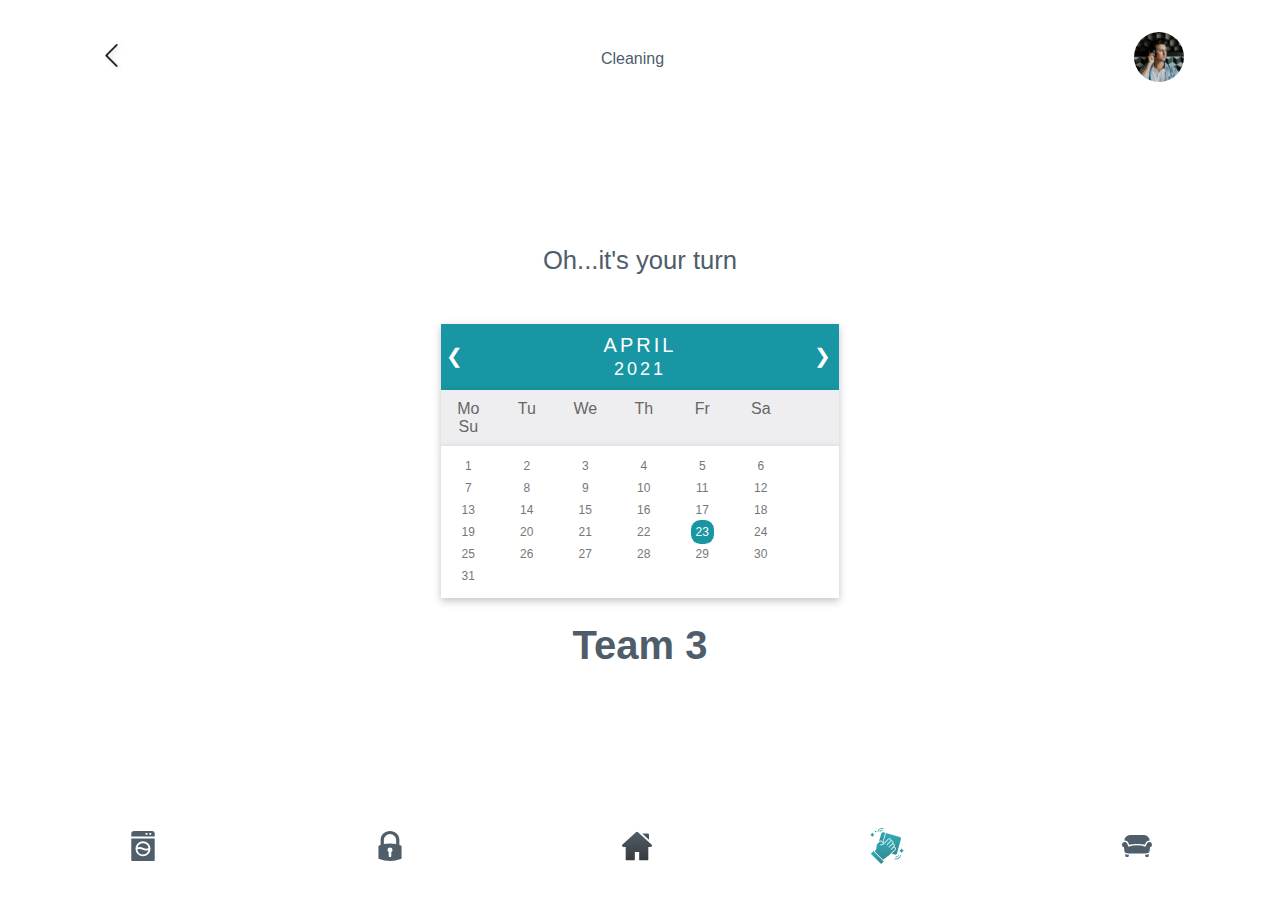
<file: cleaning.html>
<!DOCTYPE html>
<html lang="en">
<head>
    <meta charset="UTF-8">
    <meta http-equiv="X-UA-Compatible" content="IE=edge">
    <meta name="viewport" content="width=device-width, initial-scale=1.0">
    <link rel="stylesheet" href="./cleaning.css">
    <title>CLEANING</title>
</head>
<body>
    
    <header>
        <a href="./home.html">
            <img src="./assets/images/back-arrow.svg" alt="">
        </a>
        <h5>Cleaning</h5>
        <a href="./profile.html">
            <img src="./assets/images/portrait.jpg" alt="">
        </a>
    </header>

    <main>
        <h2>Oh...it's your turn</h2>

<div class="month">      
  <ul>
    <li class="prev">&#10094;</li>
    <li class="next">&#10095;</li>
    <li>
      April<br>
      <span style="font-size:18px">2021</span>
    </li>
  </ul>
</div>

<ul class="weekdays">
  <li>Mo</li>
  <li>Tu</li>
  <li>We</li>
  <li>Th</li>
  <li>Fr</li>
  <li>Sa</li>
  <li>Su</li>
</ul>

<ul class="days">  
  <li>1</li>
  <li>2</li>
  <li>3</li>
  <li>4</li>
  <li>5</li>
  <li>6</li>
  <li>7</li>
  <li>8</li>
  <li>9</li>
  <li>10</li>
  <li>11</li>
  <li>12</li>
  <li>13</li>
  <li>14</li>
  <li>15</li>
  <li>16</li>
  <li>17</li>
  <li>18</li>
  <li>19</li>
  <li>20</li>
  <li>21</li>
  <li>22</li>
  <li><span class="active">23</span></li>
  <li>24</li>
  <li>25</li>
  <li>26</li>
  <li>27</li>
  <li>28</li>
  <li>29</li>
  <li>30</li>
  <li>31</li>
</ul>
        <h3>Team 3</h3>
    </main>

    <footer>
        <a href="./laundry.html">
            <img src="./assets/images/washing-machine-dark-icon.svg" alt="">
        </a>
        <a href="./lock.html">
            <img src="./assets/images/lock-dark-icon.svg" alt="">
        </a>
        <a href="./home.html">
            <img src="./assets/images/home-dark-icon.svg" alt="">
        </a>
        <a href="#">
            <img class="lock-active" src="./assets/images/clean-active-icon.svg" alt="">
        </a>
        <a href="./tvroom.html">
            <img src="./assets/images/sofa-dark-icon.svg" alt="">    
        </a>
    </footer>

    
</body>
</html>
</file>
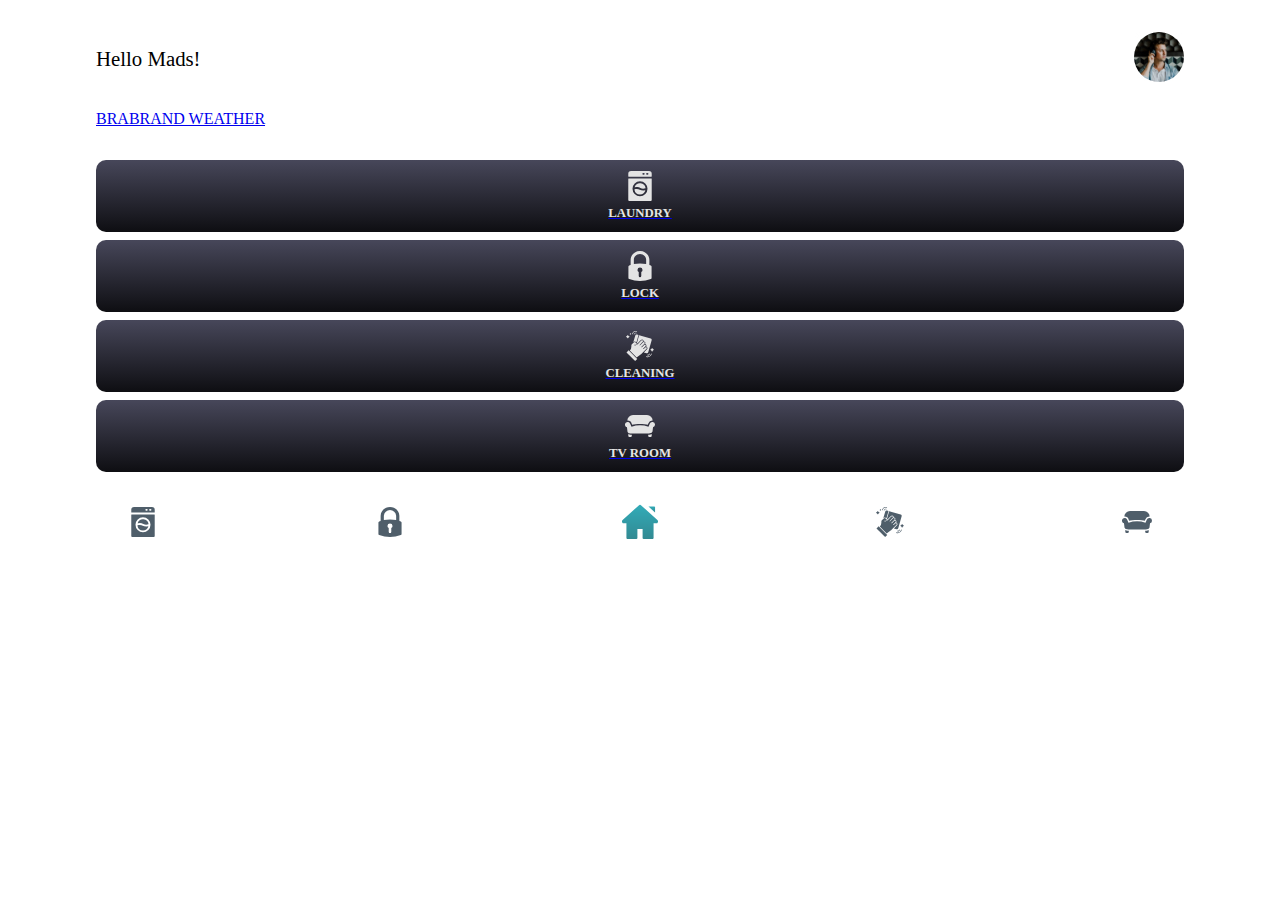
<file: home.html>
<!DOCTYPE html>
<html lang="en">
<head>
    <meta charset="UTF-8">
    <meta http-equiv="X-UA-Compatible" content="IE=edge">
    <meta name="viewport" content="width=device-width, initial-scale=1.0">
    <link rel="stylesheet" href="./home.css">
    <title>HOME</title>
</head>
<body>
    
    <header>
        <div class="header-container">
            <h2>Hello Mads!</h2>
            <a href="./profile.html">
                <img src="./assets/images/portrait.jpg" alt="portrait">
            </a>
        </div>
        <a class="weatherwidget-io" href="https://forecast7.com/en/56d1510d11/brabrand/" data-label_1="BRABRAND" data-label_2="WEATHER" data-icons="Climacons Animated" data-mode="Current" data-days="3" data-theme="weather_one" >BRABRAND WEATHER</a>

    </header>

    <main>
        <div class="main-container">
            <a href="./laundry.html">
                <div class="card">
                    <img src="./assets/images/washing-machine-icon.svg" alt="">
                    <h4>LAUNDRY</h4>
                </div>
            </a>
            <a href="./lock.html">
                <div class="card">
                    <img src="./assets/images/lock-icon.svg" alt="">
                    <h4>LOCK</h4>
                </div>
            </a>
            <a href="./cleaning.html">
                <div class="card">
                    <img src="./assets/images/clean-icon.svg" alt="">
                    <h4>CLEANING</h4>
                </div>
            </a>
            <a href="./tvroom.html">
                <div class="card">
                    <img src="./assets/images/sofa-icon.svg" alt="">
                    <h4>TV ROOM</h4>
                </div>
            </a>
        </div>
    </main>

    <footer>
        <a href="./laundry.html">
            <img src="./assets/images/washing-machine-dark-icon.svg" alt="">
        </a>
        <a href="./lock.html">
            <img src="./assets/images/lock-dark-icon.svg" alt="">
        </a>
        <a href="#">
            <img class="home-button" src="./assets/images/home-active-icon.svg" alt="">
        </a>
        <a href="./cleaning.html">
            <img src="./assets/images/clean-dark-icon.svg" alt="">
        </a>
        <a href="./tvroom.html">
            <img src="./assets/images/sofa-dark-icon.svg" alt="">
        </a>
    </footer>

    <script>
        !function(d,s,id){var js,fjs=d.getElementsByTagName(s)[0];if(!d.getElementById(id)){js=d.createElement(s);js.id=id;js.src='https://weatherwidget.io/js/widget.min.js';fjs.parentNode.insertBefore(js,fjs);}}(document,'script','weatherwidget-io-js');
        </script>
</body>
</html>
</file>
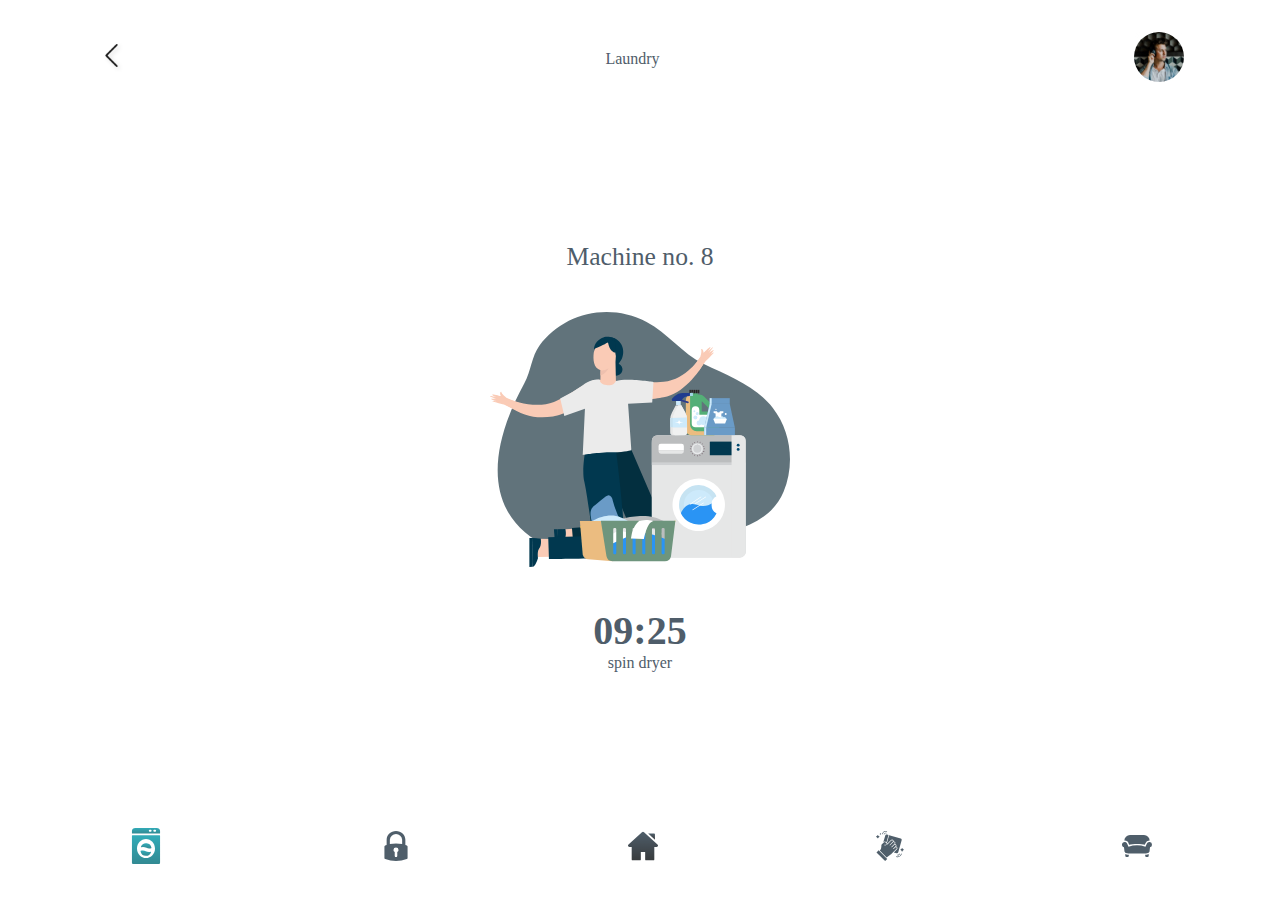
<file: laundry.html>
<!DOCTYPE html>
<html lang="en">
<head>
    <meta charset="UTF-8">
    <meta http-equiv="X-UA-Compatible" content="IE=edge">
    <meta name="viewport" content="width=device-width, initial-scale=1.0">
    <link rel="stylesheet" href="./laundry.css">
    <title>LAUNDRY</title>
</head>
<body>
    
    <header>
        <a href="./home.html">
            <img src="./assets/images/back-arrow.svg" alt="">
        </a>
        <h5>Laundry</h5>
        <a href="./profile.html">
            <img src="./assets/images/portrait.jpg" alt="">
        </a>
    </header>

    <main>
        <h2>Machine no. 8</h2>
        <img src="./assets/images/washing-illustration.svg" alt="">
        <div class="timer">
            <h3>09:25</h3>
            <h4>spin dryer</h4>
        </div>
    </main>

    <footer>
        <a href="#">
            <img class="washing-active" src="./assets/images/washing-active-icon.svg" alt="">
        </a>
        <a href="./lock.html">
            <img src="./assets/images/lock-dark-icon.svg" alt="">
        </a>
        <a href="./home.html">
            <img src="./assets/images/home-dark-icon.svg" alt="">
        </a>
        <a href="./cleaning.html">
            <img src="./assets/images/clean-dark-icon.svg" alt="">
        </a>
        <a href="./tvroom.html">
            <img src="./assets/images/sofa-dark-icon.svg" alt="">    
        </a>
    </footer>

</body>
</html>
</file>
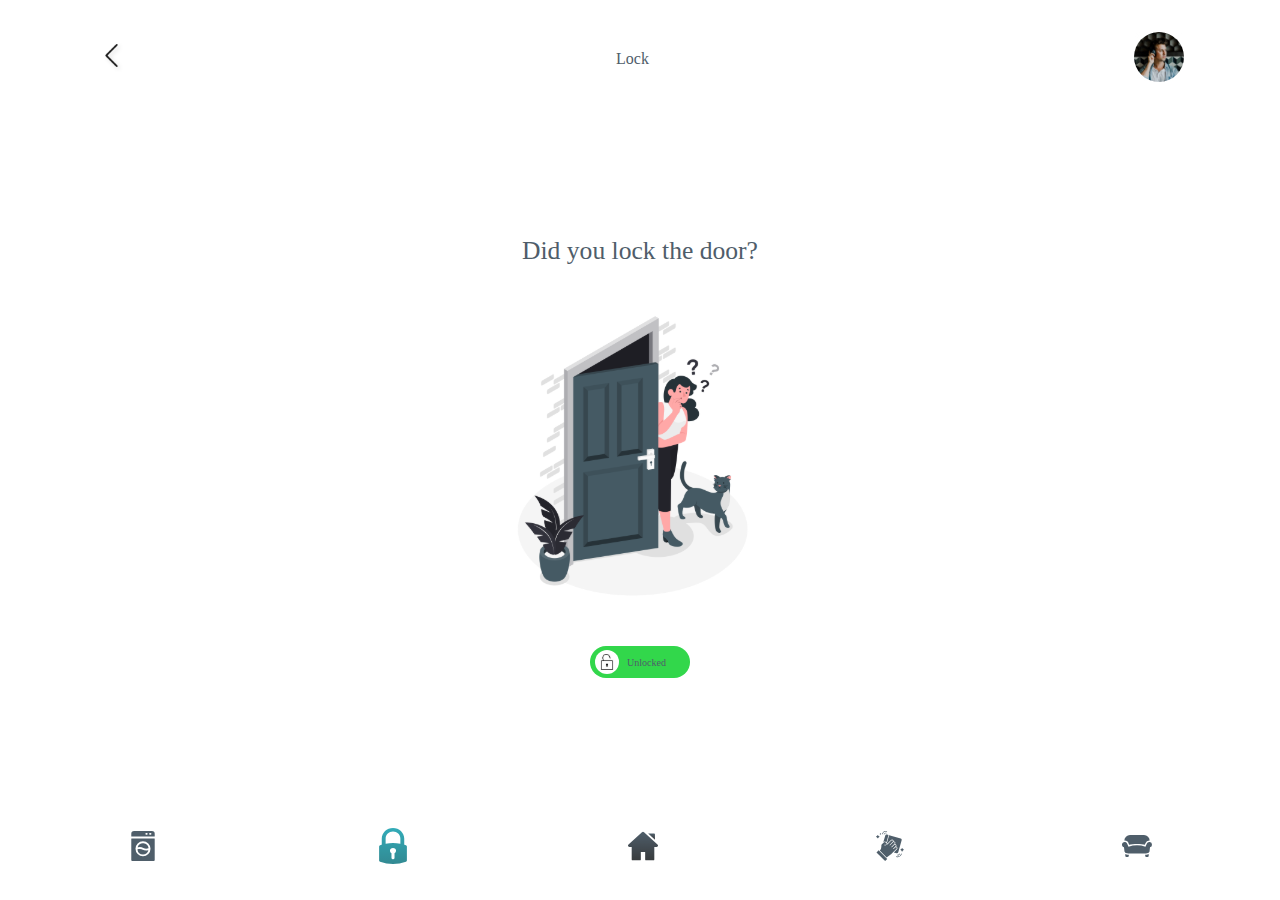
<file: lock.html>
<!DOCTYPE html>
<html lang="en">
<head>
    <meta charset="UTF-8">
    <meta http-equiv="X-UA-Compatible" content="IE=edge">
    <meta name="viewport" content="width=device-width, initial-scale=1.0">
    <link rel="stylesheet" href="./lock.css">
    <title>LOCK</title>
</head>
<body>
    
    <header>
        <a href="./home.html">
            <img src="./assets/images/back-arrow.svg" alt="">
        </a>
        <h5>Lock</h5>
        <a href="./profile.html">
            <img src="./assets/images/portrait.jpg" alt="">
        </a>
    </header>

    <main>
        <h2>Did you lock the door?</h2>
        <img src="./assets/images/lock-illustration.svg" alt="">
        <div class="switch">
            <div class="btn-toggle">
                <img src="./assets/images/lock-open.svg" alt="">
            </div>
            <p>Unlocked</p>
            <!-- <span class="btn-toggle">
            </span> -->
            <!-- <p>Unlocked</p> -->
        </div>
    </main>

    <footer>
        <a href="./laundry.html">
            <img src="./assets/images/washing-machine-dark-icon.svg" alt="">
        </a>
        <a href="#">
            <img class="lock-active" src="./assets/images/lock-active-icon.svg" alt="">
        </a>
        <a href="./home.html">
            <img src="./assets/images/home-dark-icon.svg" alt="">
        </a>
        <a href="./cleaning.html">
            <img src="./assets/images/clean-dark-icon.svg" alt="">
        </a>
        <a href="./tvroom.html">
            <img src="./assets/images/sofa-dark-icon.svg" alt="">
        </a>
    </footer>

    <script src="./js.js"></script>
</body>
</html>
</file>
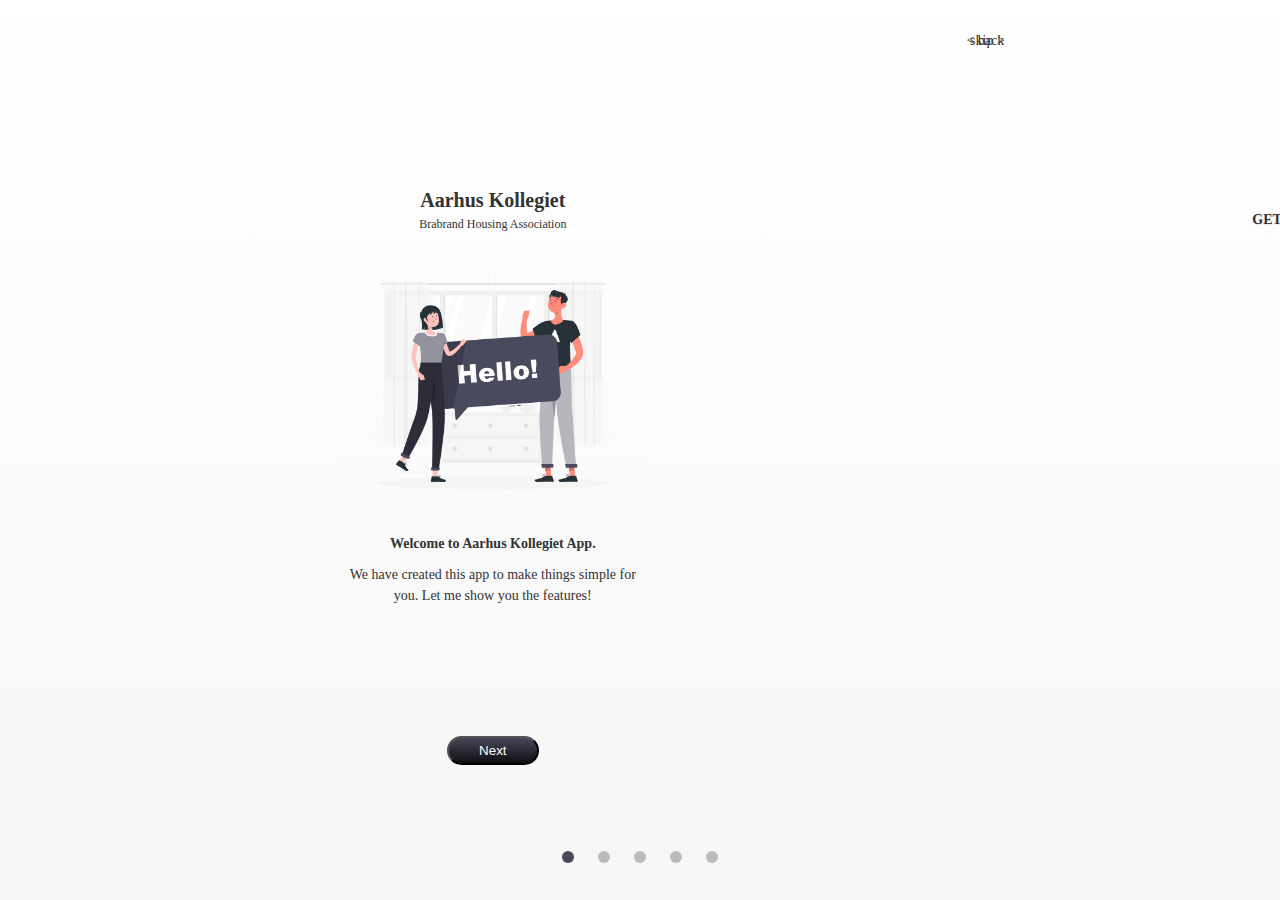
<file: onboarding.html>
<!doctype html>
<html>

<head>
    <meta charset="utf-8">
    <meta http-equiv="X-UA-Compatible" content="IE=edge,chrome=1">
    <meta name="viewport" content="width=device-width, initial-scale=1">
    <title>Onboarding</title>
    <link rel="stylesheet" href="onboarding.css" type="text/css">

</head>

<body>

    <div class="slider">
       <!-- <input type="radio" name="slider" title="slide1" checked="checked" class="slider__nav" />
        <input type="radio" name="slider" title="slide2" class="slider__nav" />
        <input type="radio" name="slider" title="slide3" class="slider__nav" />
        <input type="radio" name="slider" title="slide4" class="slider__nav" />
        <input type="radio" name="slider" title="slide5" class="slider__nav" />

-->
       
       <div class="dots" style="text-align:center">
  <span class="dot" id="first"></span>
  <span class="dot" id="second"></span>
  <span class="dot" id="third"></span>
   <span class="dot" id="forth"></span>
    <span class="dot" id="fifth"></span>
</div>
       
        <div class="slider__inner">
            <div class="slider__contents"><i class="slider__image"></i>
                <div class="skip">
                    <div></div>
                    <p class="skip_btn">skip &#62;</p>
                </div>
                <h1 class="hello">Aarhus Kollegiet</h1>
                <h4>Brabrand Housing Association</h4>
                <img src="welcome.png" alt="welcome">
                <h2>Welcome to Aarhus Kollegiet App.</h2>
                <p class="slider__txt">We have created this app to make things simple for you. Let me show you the features!</p>
                <button class="btn">Next</button>
            </div>


            <div class="slider__contents"><i class="slider__image"></i>
                <div class="skip">
                    <p class="back1">&#60; back</p>
                    <p class="skip_btn2">skip &#62;</p>
                </div>
                <h2 class="slider__caption">Get notification when your can collect your laundry</h2>
                <img src="78-Laundry.png" alt="laundry">
                <p class="slider__txt">Is it annoying when you forget about your laundry? You don’t have to worry about it anymore!</p>
                <button class="btn btn1">Next</button>
            </div>

            <div class="slider__contents"><i class="slider__image"></i>
                <div class="skip">
                    <p class="back2">&#60; back</p>
                    <p class="skip_btn3">skip &#62;</p>
                </div>
                <h2 class="slider__caption">Check if your door is locked</h2>
                <img src="door%20onboard.png" alt="lock">
                <p class="slider__txt">Sometimes, we just forget about small details. From now on, you can see and and control the lock of your door. Anywhere and anytime.</p>
                <button class="btn btn2">Next</button>
            </div>

            <div class="slider__contents"><i class="slider__image"></i>
                <div class="skip">
                    <p class="back3">&#60; back</p>
                    <p class="skip_btn4">skip &#62;</p>
                </div>
                <h2 class="slider__caption">Enjoy the common area</h2>
                <img src="tvroom%20onboard.png" alt="tv room">
                <p class="slider__txt">Would you like to watch a movie or have a party with your friends in the common area? No problem! You can book it easily in the App.</p>
                <button class="btn btn3">Next</button>
            </div>

            <div class="slider__contents"><i class="slider__image"></i>
                <div class="skip">
                    <p class="back4">&#60; back</p>
                <div></div>
                </div>
                <h2 class="slider__caption">Check your cleaning schedule</h2>
                <img src="09-Cleaner.png" alt="cleaning">
                <p class="slider__txt">Do you always forget when it is your turn? Follow the cleaning schedule in the App and get notification when it's your call.</p>
                <a href="home.html" class="btn_go">Enjoy!</a>
            </div>

        </div>
    </div>
     <script src="js2.js"></script>
</body>

</html>
</file>
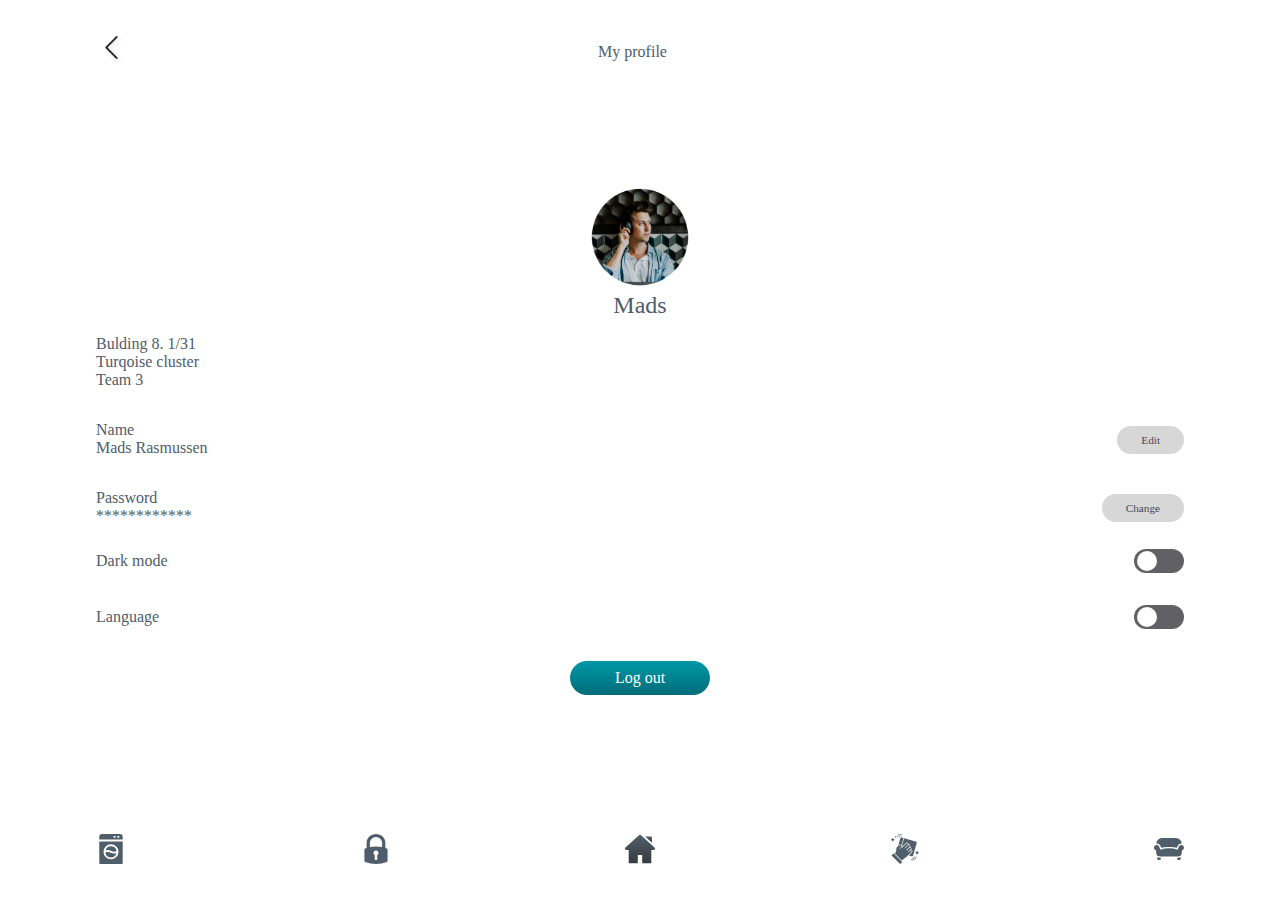
<file: profile.html>
<!DOCTYPE html>
<html lang="en">
<head>
    <meta charset="UTF-8">
    <meta http-equiv="X-UA-Compatible" content="IE=edge">
    <meta name="viewport" content="width=device-width, initial-scale=1.0">
    <link rel="stylesheet" href="./profile.css">
    <title>Profile</title>
</head>
<body>
    
    <header>
        <a href="./home.html">
            <img src="./assets/images/back-arrow.svg" alt="">
        </a>
        <h5>My profile</h5>
        <div></div>
    </header>

    <main>
        <img class="portrait" src="./assets/images/mads.png" alt="">
        <h3>Mads</h3>

        <div class="address">
            <p>Bulding 8. 1/31</p>
            <p>Turqoise cluster</p>
            <p>Team 3</p>
        </div>

        <div class="name-container">
            <div class="name">
                <p>Name</p>
                <p>Mads Rasmussen</p>
            </div>
            <div class="edit">
                <a href="#">Edit</a>
            </div>
        </div>

        <div class="password-container">
            <div class="password">
                <p>Password</p>
                <p>************</p>
            </div>
            <div class="change">
                <a href="#">Change</a>
            </div>
        </div>

        <div class="dark-mode">
            <h4>Dark mode</h4>
            <div class="switch">
                <div class="btn-toggle"></div>
            </div>
        </div>

        <div class="language">
            <h4>Language</h4>
            <div class="switch1">
                <div class="btn-toggle1"></div>
            </div>
        </div>

        <a class="logout" href="./loginmain.html">Log out</a>
    </main>

    <footer>
        <a href="./laundry.html">
            <img src="./assets/images/washing-machine-dark-icon.svg" alt="">
        </a>
        <a href="./lock.html">
            <img src="./assets/images/lock-dark-icon.svg" alt="">
        </a>
        <a href="./home.html">
            <img src="./assets/images/home-dark-icon.svg" alt="">
        </a>
        <a href="./cleaning.html">
            <img src="./assets/images/clean-dark-icon.svg" alt="">
        </a>
        <a href="./tvroom.html">
            <img src="./assets/images/sofa-dark-icon.svg" alt="">
        </a>
    </footer>

    <script src="./js.js"></script>

   
</body>
</html>
</file>
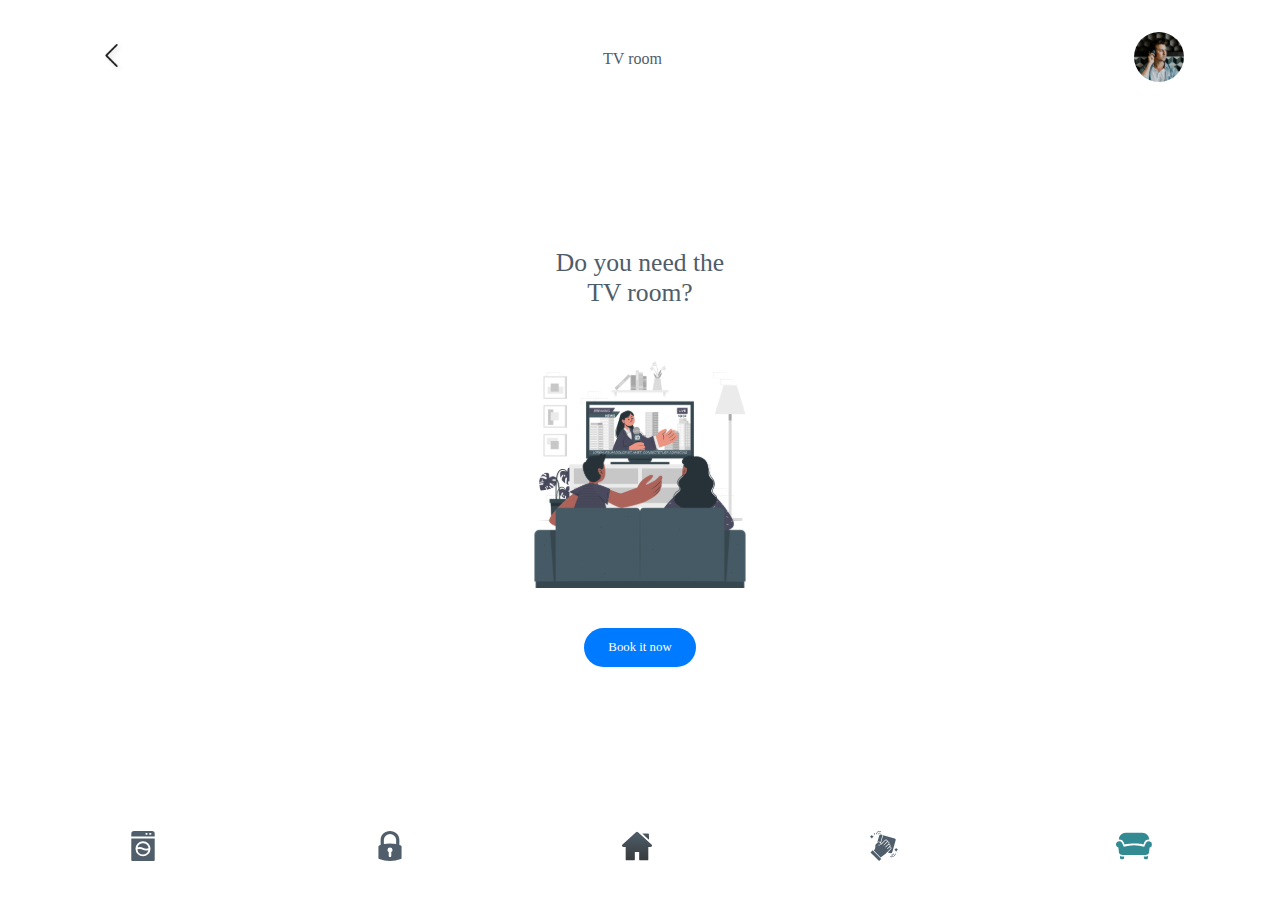
<file: tvroom.html>
<!DOCTYPE html>
<html lang="en">
<head>
    <meta charset="UTF-8">
    <meta http-equiv="X-UA-Compatible" content="IE=edge">
    <meta name="viewport" content="width=device-width, initial-scale=1.0">
    <link rel="stylesheet" href="./tvroom.css">
    <title>TVROOM</title>
</head>
<body>
    
    <header>
        <a href="./home.html">
            <img src="./assets/images/back-arrow.svg" alt="">
        </a>
        <h5>TV room</h5>
        <a href="./profile.html">
            <img src="./assets/images/portrait.jpg" alt="">
        </a>
    </header>

    <main>
        <h2>Do you need the <br> TV room?</h2>
        <img src="./assets/images/tvroom-illustration.svg" alt="">
        <a href="https://aarhuskollegiet.as.me/schedule.php">Book it now</a>
    </main>

    <footer>
        <a href="./laundry.html">
            <img src="./assets/images/washing-machine-dark-icon.svg" alt="">
        </a>
        <a href="./lock.html">
            <img src="./assets/images/lock-dark-icon.svg" alt="">
        </a>
        <a href="./home.html">
            <img src="./assets/images/home-dark-icon.svg" alt="">
        </a>
        <a href="./cleaning.html">
            <img src="./assets/images/clean-dark-icon.svg" alt="">
        </a>
        <a href="#">
            <img class="lock-active" src="./assets/images/sofa-active-icon.svg" alt="">
        </a>
    </footer>

</body>
</html>
</file>
<file: cleaning.css>
* {
    margin: 0;
    padding: 0;
    box-sizing: border-box;
}

body {
    height: 100vh;
    font-family: 'Montserrat';
    display: flex;
    flex-direction: column;
    align-items: center;
    justify-content: space-between;
    padding: 32px 0;
    color: #4F5D6A;
}

/* HEADER STYLING */
header {
    display: flex;
    justify-content: space-between;
    width: 85%;
    margin: 0 auto;
    align-items: center;
}

header h5 {
    font-size: 1em;
    font-weight: 200;
}

/* MAIN PAGE STYLING */
main {
    display: flex;
    justify-content: space-around;
    align-items: center;
    flex-direction: column;
}

main h2 {
    font-weight: 200;
    font-size: 1.6em;
    text-align: center;
}

main h3 {
    font-size: 2.5em;  
}

main h4 {
    font-weight: 200;
}

main img {
    width: 240px;
    margin: 40px 0;
}

main .calendar {
    margin: 16px 0;
}

main a {
    text-decoration: none;
    color: #fff;
    background-color: #007AFF;
    padding: 12px 24px;
    border-radius: 30px;
    font-size: 0.8em;
}

img.switch {
    width: 20px;
}


/* Calendar */

* {
    box-sizing: border-box;
}

ul {
    list-style-type: none;
}

body {
    font-family: Verdana, sans-serif;
}

.month {
    padding: 10px 5px;
    margin-top: 10%;
    width: 80%;
    background: #1996A4;
    text-align: center;
    box-shadow: rgba(0, 0, 0, 0.24) 0px 3px 8px;
}

.month ul {
    margin: 0;
    padding: 0;
}

.month ul li {
    color: white;
    font-size: 20px;
    text-transform: uppercase;
    letter-spacing: 3px;
}

.month .prev {
    float: left;
    padding-top: 10px;
}

.month .next {
    float: right;
    padding-top: 10px;
}

.weekdays {
    margin: 0;
    padding: 10px 0;
    width: 80%;
    background-color: #EEEEF0;
    box-shadow: rgba(0, 0, 0, 0.24) 0px 3px 8px;
}

.weekdays li {
    display: inline-block;
    width: 13.6%;
    color: #666;
    text-align: center;
}

.days {
    padding: 10px 0;
    background: #ffff;
    margin: 0;
    width: 80%;
    margin-bottom: 5%;
    box-shadow: rgba(0, 0, 0, 0.24) 0px 3px 8px;
}

.days li {
    list-style-type: none;
    display: inline-block;
    width: 13.6%;
    text-align: center;
    margin-bottom: 5px;
    font-size: 12px;
    color: #777;
}

.days li .active {
    padding: 5px;
    border-radius: 40%;
    background: #1996A4;
    color: white !important;
}


/* Add media queries for smaller screens */
@media screen and (max-width:720px) {

    .weekdays li,
    .days li {
        width: 13.1%;
    }
}

@media screen and (max-width: 420px) {

    .weekdays li,
    .days li {
        width: 12.5%;
    }

    .days li .active {
        padding: 2px;
    }
}

@media screen and (max-width: 290px) {

    .weekdays li,
    .days li {
        width: 12.2%;
    }
}


/* FOOTER STYLING */
footer {
    margin: 0 auto;
    position: relative;
    /* bottom: -24px; */
    width: 80%;
    display: flex;
    justify-content: space-between;
    align-items: center;
}

footer img {
    width: 30px;
    height: 30px;
}

footer .lock-active {
    width: 36px;
    height: 36px;
}
</file>
<file: home.css>
* {
    margin: 0;
    padding: 0;
    box-sizing: border-box;
}

body {
    font-family: 'Montserrat';
}

/* HEADER STYLING */
header {
    width: 85%;
    margin: 32px auto;
    display: flex;
    flex-direction: column;
    justify-content: space-around;
}

header .header-container {
    display: flex;
    justify-content: space-between;
    align-items: center;
}

header .weatherwidget-io {
    margin-top: 24px;
}

.header-container h2 {
    font-weight: 200;
    font-size: 1.3em;
}

header > img {
    margin: 16px 0 0;
    /* height: 100px; */
}

/* MAIN SECTION STYLING - BUTTONS */
.main-container .card {
    display: flex;
    justify-content: center;
    flex-direction: column;
    align-items: center;
    background: linear-gradient(#47475A, #0E0E12);
    width: 85%;
    margin: 0 auto;
    border-radius: 10px;
    color: #E5E5E5;
    font-weight: 200;
    font-size: 0.8em;
    padding: 10px 0;
    margin-bottom: 8px;
    height: 72px;
}

.main-container .card img {
    width: 30px;
    height: 30px;
    margin-bottom: 5px;
}

/* FOOTER STYLING */
footer {
    margin: 0 auto;
    position: relative;
    bottom: -24px;
    width: 80%;
    display: flex;
    justify-content: space-between;
    align-items: center;
}

footer img {
    width: 30px;
    height: 30px;
}

footer .home-button {
    width: 36px;
    height: 36px;
}
</file>
<file: laundry.css>
* {
    margin: 0;
    padding: 0;
    box-sizing: border-box;
}

body {
    height: 100vh;
    font-family: 'Montserrat';
    display: flex;
    flex-direction: column;
    align-items: center;
    justify-content: space-between;
    padding: 32px 0;
    color: #4F5D6A;
}

/* HEADER STYLING */
header {
    display: flex;
    justify-content: space-between;
    width: 85%;
    margin: 0 auto;
    align-items: center;
}

header h5 {
    font-size: 1em;
    font-weight: 200;
}

/* MAIN PAGE STYLING */
main {
    display: flex;
    justify-content: space-between;
    align-items: center;
    flex-direction: column;
}

main h2 {
    font-weight: 200;
    font-size: 1.6em;
}

main h3 {
    font-size: 2.5em;  
}

main h4 {
    font-weight: 200;
}

main img {
    width: 300px;
    margin: 40px 0;
}

.timer {
    display: flex;
    flex-direction: column;
    align-items: center;
}

/* FOOTER STYLING */
footer {
    margin: 0 auto;
    position: relative;
    /* bottom: -24px; */
    width: 80%;
    display: flex;
    justify-content: space-between;
    align-items: center;
}

footer img {
    width: 30px;
    height: 30px;
}

footer .washing-active {
    width: 36px;
    height: 36px;
}
</file>
<file: lock.css>
* {
    margin: 0;
    padding: 0;
    box-sizing: border-box;
}

body {
    height: 100vh;
    font-family: 'Montserrat';
    display: flex;
    flex-direction: column;
    align-items: center;
    justify-content: space-between;
    padding: 32px 0;
    color: #4F5D6A;
}

/* HEADER STYLING */
header {
    display: flex;
    justify-content: space-between;
    width: 85%;
    margin: 0 auto;
    align-items: center;
}

header h5 {
    font-size: 1em;
    font-weight: 200;
}

/* MAIN PAGE STYLING */
main {
    display: flex;
    justify-content: space-between;
    align-items: center;
    flex-direction: column;
}

main h2 {
    font-weight: 200;
    font-size: 1.6em;
}

main h3 {
    font-size: 2.5em;  
}

main h4 {
    font-weight: 200;
}

main img {
    width: 300px;
    margin: 40px 0;
}

img.switch {
    width: 20px;
}

/* SWITCH */
.switch {
    display: flex;
    justify-content: flex-start;
    align-items: center;
    border-radius: 50px;
    width: 100px;
    height: 32px;
    padding: 5px;
    background-color: #32D74B;
    transition: background-color .2s;
    cursor: pointer;
}

.btn-toggle {
    width: 24px;
    height: 24px;
    border-radius: 20px;
    background-color: white;
    transition: transform .1s;
    padding: 3px;
    display: flex;
    justify-content: center;
    align-items: center;
}

.btn-toggle img {
    width: 16px;
    margin: 0;
}

.switch p {
    font-size: 10px;
    margin: 0 8px;
}


/* FOOTER STYLING */
footer {
    margin: 0 auto;
    position: relative;
    /* bottom: -24px; */
    width: 80%;
    display: flex;
    justify-content: space-between;
    align-items: center;
}

footer img {
    width: 30px;
    height: 30px;
}

footer .lock-active {
    width: 36px;
    height: 36px;
}

/* TOGGLE BUTTON ANIMATRION */
.dark-theme .switch {
    background-color: #FE3A30;
}

.dark-theme .btn-toggle {
    transform: translateX(65px);
}
</file>
<file: onboarding.css>
html, body, div, span, applet, object, iframe, h1, h2, h3, h4, h5, h6, p, blockquote, pre, a, abbr, acronym, address, big, cite, code, del, dfn, em, img, ins, kbd, q, s, samp, small, strike, strong, sub, sup, tt, var, b, u, i, center, dl, dt, dd, ol, ul, li, fieldset, form, label, legend, table, caption, tbody, tfoot, thead, tr, th, td, article, aside, canvas, details, embed, figure, figcaption, footer, header, hgroup, menu, nav, output, ruby, section, summary, time, mark, audio, video {
  margin: 0;
  padding: 0;
  border: 0;
  font-size: 100%;
  font: inherit;
  vertical-align: baseline
}

article, aside, details, figcaption, figure, footer, header, hgroup, menu, nav, section { display: block }


ol, ul { list-style: none }

blockquote, q { quotes: none }

blockquote:before, blockquote:after, q:before, q:after {
  content: '';
  content: none
}

table {
  border-collapse: collapse;
  border-spacing: 0
}

*, *:before, *:after { box-sizing: border-box; }

html, body { height: 100%; }

body {
  color: #333;
  font-family: montserrat;
  font-size: 1rem;
  line-height: 1.5;
  background-image: linear-gradient(#fff, #F6F6F6);
}

.slider {
  height: 100%;
  position: relative;
  overflow: hidden;
  display: -webkit-box;
  display: -webkit-flex;
  display: -ms-flexbox;
  display: flex;
  -webkit-flex-flow: row nowrap;
  -ms-flex-flow: row nowrap;
  flex-flow: row nowrap;
  -webkit-box-align: end;
  -webkit-align-items: flex-end;
  -ms-flex-align: end;
  align-items: flex-end;
  -webkit-box-pack: center;
  -webkit-justify-content: center;
  -ms-flex-pack: center;
  justify-content: center;
}


.slider__nav {
  width: 12px;
  height: 12px;
  margin: 2rem 12px;
  border-radius: 50%;
  z-index: 10;
}

.slider__nav:checked {
  -webkit-animation: check 0.5s linear forwards;
  animation: check 0.5s linear forwards;
}

.slider__nav:checked:nth-of-type(1) ~ .slider__inner {
  -webkit-transform: translateX(0%);
  transform: translateX(0%);
}

.slider__nav:checked:nth-of-type(2) ~ .slider__inner {
  -webkit-transform: translateX(-25%);
  transform: translateX(-25%);
}

.slider__nav:checked:nth-of-type(3) ~ .slider__inner {
  -webkit-transform: translateX(-50%);
  transform: translateX(-50%);
}

.slider__nav:checked:nth-of-type(4) ~ .slider__inner {
  -webkit-transform: translateX(-75%);
  transform: translateX(-75%);
}

.slider__nav:checked:nth-of-type(5) ~ .slider__inner {
  -webkit-transform: translateX(-100%);
  transform: translateX(-100%);
}


.skip {
   display: flex;
    justify-content: space-between;
    width: 80vw;
    position: absolute;
    top: 30px;
    font-size: 14px;
}


.slider__inner {
  position: absolute;
  top: 0;
  left: 0;
  width: 385%;
  height: 100%;
  -webkit-transition: all 1s ease-out;
  transition: all 1s ease-out;
  display: -webkit-box;
  display: -webkit-flex;
  display: -ms-flexbox;
  display: flex;
  -webkit-flex-flow: row nowrap;
  -ms-flex-flow: row nowrap;
  flex-flow: row nowrap;
}

.slider__contents {
  width: 375px;
  height: 90%;
  padding: 2rem;
  text-align: center;
  display: -webkit-box;
  display: -webkit-flex;
  display: -ms-flexbox;
  display: flex;
  -webkit-box-flex: 1;
  -webkit-flex: 1;
  -ms-flex: 1;
  flex: 1;
  -webkit-flex-flow: column nowrap;
  -ms-flex-flow: column nowrap;
  flex-flow: column nowrap;
  -webkit-box-align: center;
  -webkit-align-items: center;
  -ms-flex-align: center;
  align-items: center;
  -webkit-box-pack: center;
  -webkit-justify-content: center;
  -ms-flex-pack: center;
  justify-content: center;
}

.slider__image { font-size: 2.7rem; }

img {
    width: 300px;
}

.slider__caption {
  font-weight: 700;
  text-shadow: 0 1px 1px rgba(0, 0, 0, 0.1);
  text-transform: uppercase;
}

.slider__txt {
  color: #333;
  margin-bottom: 1.2rem;
  max-width: 290px;
  font-size: 14px;
}

.btn {
    padding: 5px 30px;
    position: absolute;
    bottom: 15%;
    color: #fff;
    border-radius: 20px;
    background-image: linear-gradient(#47475A, #0E0E12);
    text-decoration: none;
}


.btn_go {
    padding: 5px 30px;
    color: #fff;
    position: absolute;
    bottom: 15%;
    border-radius: 20px;
    background-image: linear-gradient(#0097A7, #006D78);
    text-decoration: none;
}


h2 {
    font-size: 14px;
    font-weight: bolder; 
    margin-bottom: 10px;
}

h4 {
    font-size: 12px;
}

.hello {
    font-size: 20px;
    font-weight: bolder;
}

.dot {
  height: 12px;
  width: 12px;
  margin: 10px;
    margin-bottom: 30px;
  background-color: #bbb;
  border-radius: 50%;
  display: inline-block;
  transition: background-color 0.6s ease;
}

#first {
    background-color: #48485B;
}
</file>
<file: profile.css>
* {
    margin: 0;
    padding: 0;
    box-sizing: border-box;
}

body {
    width: 100%;
    margin: 0 auto;
    height: 100vh;
    font-family: 'Montserrat';
    display: flex;
    flex-direction: column;
    /* align-items: center; */
    justify-content: space-between;
    padding: 32px 0;
    color: #4F5D6A;
}

header {
    display: flex;
    justify-content: space-between;
    width: 85%;
    margin: 0 auto;
    align-items: center;
}

header h5 {
    font-size: 1em;
    font-weight: 200;
    text-align: center;
}

header div {
    width: 50px;
}

main {
    width: 85%;
    margin: 0 auto;
}

main .portrait {
    display: block;
    margin: -24px auto 0;
    width: 100px;
}

main h3 {
    text-align: center;
    margin: 5px 0;
    font-weight: 100;
    font-size: 1.5em;
}

main .address {
    text-align: justify;
    margin: 16px 0;
}

main .name-container {
    display: flex;
    justify-content: space-between;
    align-items: center;
    margin: 32px 0;
}

main .password-container {
    display: flex;
    justify-content: space-between;
    align-items: center;
    margin: 24px 0;
}

main .name-container .edit a,
main .password-container .change a {
    text-decoration: none;
    color: #47475A;
    font-size: 0.7em;
    padding: 8px 24px;
    background-color: #D7D7D7;
    border-radius: 20px;
}

main .dark-mode,
main .language {
    display: flex;
    justify-content: space-between;
    align-items: center;
}

main .language {
    margin: 32px 0;
}

main .logout {
    text-align: center;
    display: block;
    width: 140px;
    margin: 0 auto;
    text-decoration: none;
    color: #fff;
    padding: 8px 24px;
    border-radius: 30px;
    background: linear-gradient(#0097A7, #006D78);
}

/* SWITCH */
.switch {
    display: flex;
    justify-content: flex-start;
    align-items: center;
    border-radius: 50px;
    width: 50px;
    height: 24px;
    padding: 3px;
    background-color: #606065;
    transition: background-color .2s;
    cursor: pointer;
}

.btn-toggle {
    width: 20px;
    height: 20px;
    border-radius: 20px;
    background-color: white;
    transition: transform .1s;
    padding: 3px;
    display: flex;
    justify-content: center;
    align-items: center;
}

.switch1 {
    display: flex;
    justify-content: flex-start;
    align-items: center;
    border-radius: 50px;
    width: 50px;
    height: 24px;
    padding: 3px;
    background-color: #606065;
    transition: background-color .2s;
    cursor: pointer;
}

.btn-toggle1 {
    width: 20px;
    height: 20px;
    border-radius: 20px;
    background-color: white;
    transition: transform .1s;
    padding: 3px;
    display: flex;
    justify-content: center;
    align-items: center;
}


.btn-toggle img {
    width: 16px;
    margin: 0;
}

.switch p {
    font-size: 10px;
    margin: 0 8px;
}

.dark-mode h4,
.language h4 {
    font-weight: 100;
}

/* FOOTER STYLING */
footer {
    margin: 0 auto;
    position: relative;
    /* bottom: -24px; */
    width: 85%;
    display: flex;
    justify-content: space-between;
    align-items: center;
}

footer img {
    width: 30px;
    height: 30px;
}


/* TOGGLE BUTTON ANIMATRION */
.dark-theme {
    background-image: repeating-linear-gradient(#48485B, #32323C);
    color: white;
}

.dark-theme .switch {
    background-color: #32D74B;
}

.dark-theme .btn-toggle {
    transform: translateX(23px);
}

.dark-theme footer img {
   background-color: darkgray;
    width: 35px;
    height: 35px;
    padding: 3px;
    border-radius: 50%;    
   }
</file>
<file: tvroom.css>
* {
    margin: 0;
    padding: 0;
    box-sizing: border-box;
}

body {
    height: 100vh;
    font-family: 'Montserrat';
    display: flex;
    flex-direction: column;
    align-items: center;
    justify-content: space-between;
    padding: 32px 0;
    color: #4F5D6A;
}

/* HEADER STYLING */
header {
    display: flex;
    justify-content: space-between;
    width: 85%;
    margin: 0 auto;
    align-items: center;
}

header h5 {
    font-size: 1em;
    font-weight: 200;
}

/* MAIN PAGE STYLING */
main {
    display: flex;
    justify-content: space-around;
    align-items: center;
    flex-direction: column;
}

main h2 {
    font-weight: 200;
    font-size: 1.6em;
    text-align: center;
}

main h3 {
    font-size: 2.5em;  
}

main h4 {
    font-weight: 200;
}

main img {
    width: 240px;
    margin: 40px 0;
}

main a {
    text-decoration: none;
    color: #fff;
    background-color: #007AFF;
    padding: 12px 24px;
    border-radius: 30px;
    font-size: 0.8em;
}

img.switch {
    width: 20px;
}

/* FOOTER STYLING */
footer {
    margin: 0 auto;
    position: relative;
    /* bottom: -24px; */
    width: 80%;
    display: flex;
    justify-content: space-between;
    align-items: center;
}

footer img {
    width: 30px;
    height: 30px;
}

footer .lock-active {
    width: 36px;
    height: 36px;
}
</file>
